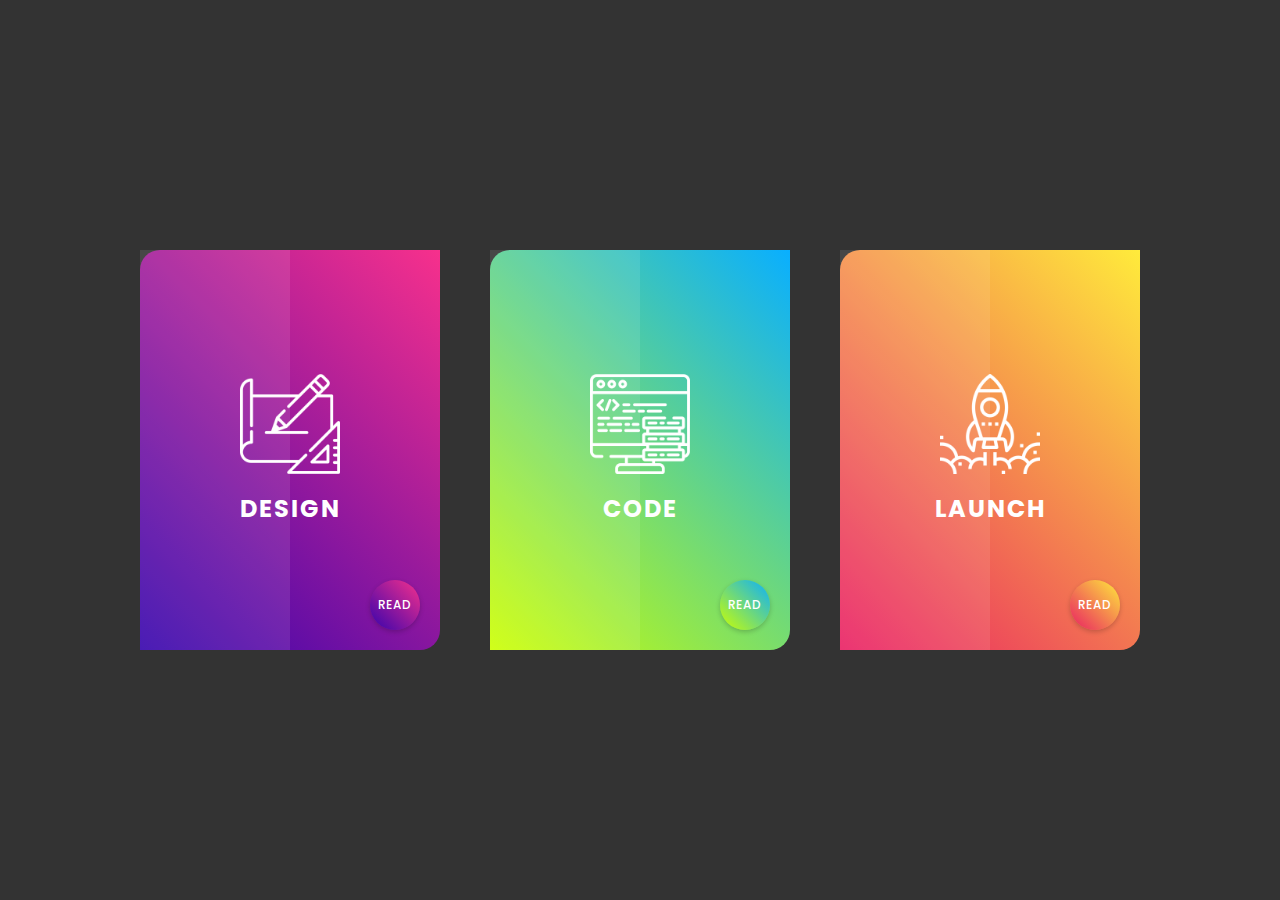
<file: Cards-Hover_content/index.html>
<!DOCTYPE html>
<html lang="en">
<head>
    <meta charset="UTF-8">
    <meta name="viewport" content="width=device-width, initial-scale=1.0">
    <meta http-equiv="X-UA-Compatible" content="ie=edge">
    <title>Css Card Hover Effects</title>
    <link rel="stylesheet" type="text/css" href="style.css">
</head>
<body>
    <div class="container">
        <div class ="cards">
            <div class="imgBox">
                <div>
                    <img src="design.png" height="100", width="100">
                     <h2>Design</h2>
                    </div>
                </div>
            <div class="overlay"></div>
            <div class="content">
             <h2>Design</h2>
             <p>Lorem ipsum dolor sit amet, consectetur adipiscing elit,
                sed do eiusmod tempor incididunt ut labore et dolore magna aliqua.
                 Ut enim ad minim veniam, quis nostrud exercitation ullamco laboris nisi ut aliquip ex ea commodo consequat.
               </p>
            </div>
        </div>
    <!-- </div> -->
        <div class ="cards">
            <div class="imgBox">
                <div>
                    <img src="codes.png" height="100", width="100">
                    <h2>Code</h2>
                </div>
                
            </div>
            <div class="overlay"></div>
            <div class="content">
                    <h2>Code</h2>
                    <p>Lorem ipsum dolor sit amet, consectetur adipiscing elit,
                       sed do eiusmod tempor incididunt ut labore et dolore magna aliqua.
                        Ut enim ad minim veniam, quis nostrud exercitation ullamco laboris nisi ut aliquip ex ea commodo consequat.
                       </p>
                   </div>
        </div>
        <div class ="cards">
            <div class="imgBox">
                <div>
                    <img src="launch.png" height="100", width="100">
                    <h2>Launch</h2>
                </div>
               
            </div>
            <div class="overlay"></div>
            <div class="content">
                <h2>Launch</h2>
                <p>Lorem ipsum dolor sit amet, consectetur adipiscing elit,
                    sed do eiusmod tempor incididunt ut labore et dolore magna aliqua.
                    Ut enim ad minim veniam, quis nostrud exercitation ullamco laboris nisi ut aliquip ex ea commodo consequat.
                   </p>
                </div>
        </div>
    </div>
</body>
</html>
</file>
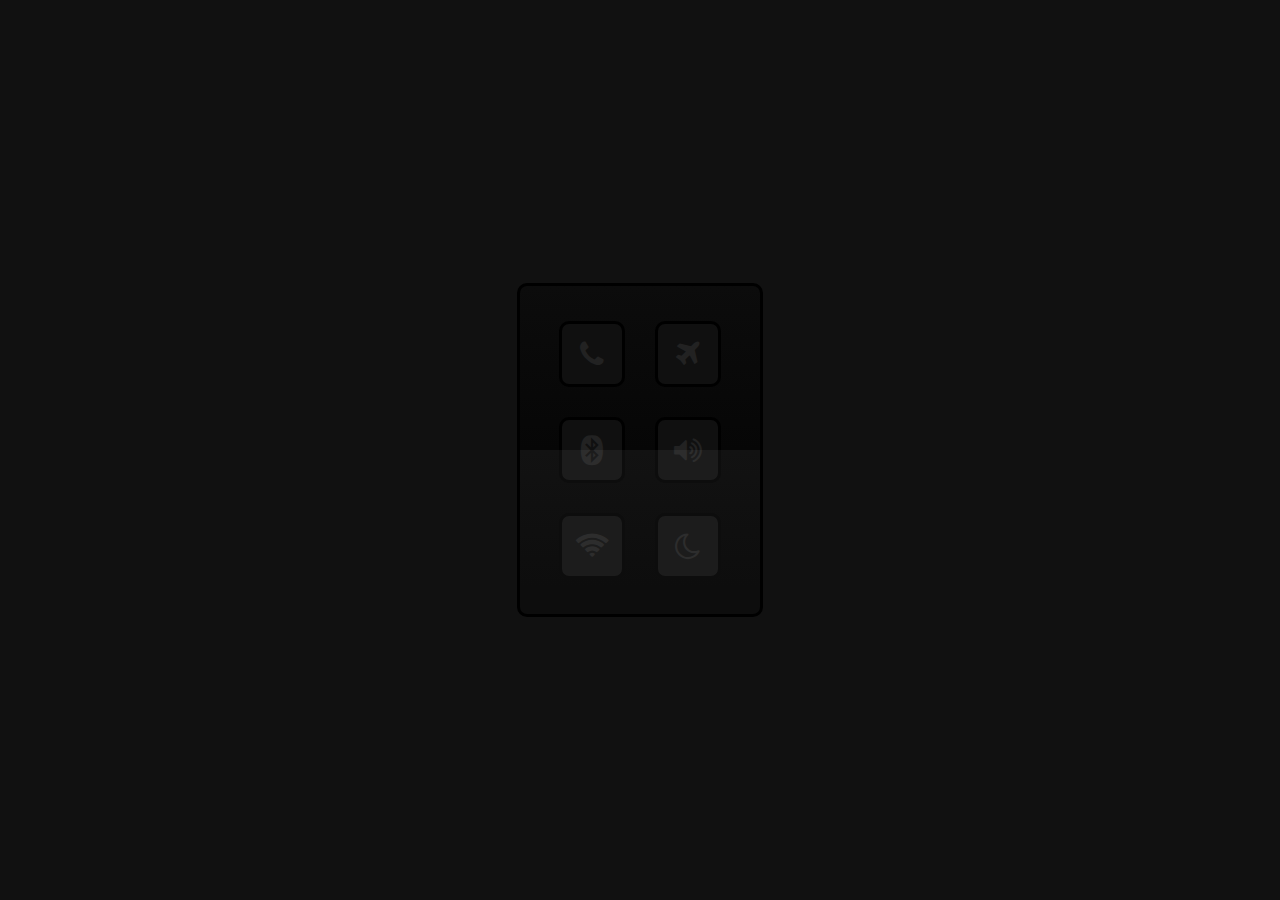
<file: Css Glowing Checkbox_Button Design/index.html>
<!DOCTYPE html>
<html lang="en">
<head>
    <meta charset="UTF-8">
    <meta name="viewport" content="width=device-width, initial-scale=1.0">
    <meta http-equiv="X-UA-Compatible" content="ie=edge">
    <title>Document</title>
    <link rel="stylesheet" type="text/css" href="styles.css">
    <link href="https://stackpath.bootstrapcdn.com/font-awesome/4.7.0/css/font-awesome.min.css" rel="stylesheet" integrity="sha384-wvfXpqpZZVQGK6TAh5PVlGOfQNHSoD2xbE+QkPxCAFlNEevoEH3Sl0sibVcOQVnN" crossorigin="anonymous">
</head>
<body>
    <ul>
        <li>
            <label>
                <input type="checkbox" name="">
                <div class="icon-box">
                    <i class="fa fa-phone" aria-hidden="true"></i>
                </div>
            </label>
        </li>
        <li>
            <label>
                <input type="checkbox" name="">
                <div class="icon-box">
                    <i class="fa fa-plane" aria-hidden="true"></i>
                </div>
            </label>
        </li>
        <li>
            <label>
                <input type="checkbox" name="">
                <div class="icon-box">
                    <i class="fa fa-bluetooth" aria-hidden="true"></i>
                </div>
            </label>
        </li>
        <li>
            <label>
                <input type="checkbox" name="">
                <div class="icon-box">
                    <i class="fa fa-volume-up" aria-hidden="true"></i>
                </div>
            </label>
        </li>
        <li>
            <label>
                <input type="checkbox" name="">
                <div class="icon-box">
                    <i class="fa fa-wifi" aria-hidden="true"></i>
                </div>
            </label>
        </li>
        <li>
            <label>
                <input type="checkbox" name="">
                <div class="icon-box">
                    <i class="fa fa-moon-o" aria-hidden="true"></i>
                </div>
            </label>
        </li>
    </ul>
</body>
</html>
</file>
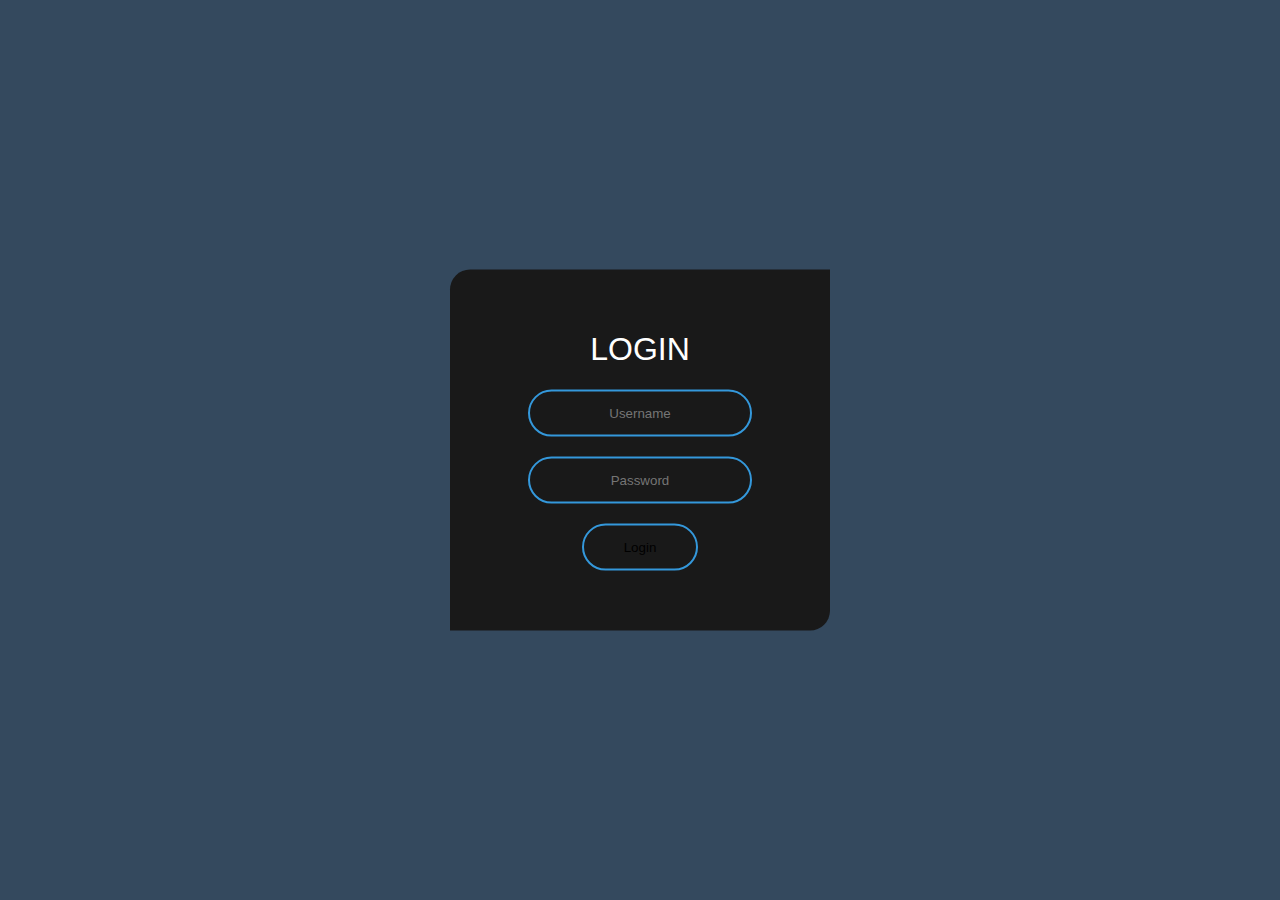
<file: Login Form/index.html>
<!DOCTYPE html>
<html lang="en" dir="ltr">
<head>
    <meta charset="UTF-8">
    <meta name="viewport" content="width=device-width, initial-scale=1.0">
    <meta http-equiv="X-UA-Compatible" content="ie=edge">
    <title>Document</title>
    <link rel="stylesheet" href="style.css">
</head>
<body>
    <form class="box" action="index.html" method="post">
        <h1>Login</h1>
        <input type="text" name="" placeholder="Username">
        <input type="text" name="" placeholder="Password">
        <input type="submit" name="" value="Login">
    </form>
</body>
</html>
</file>
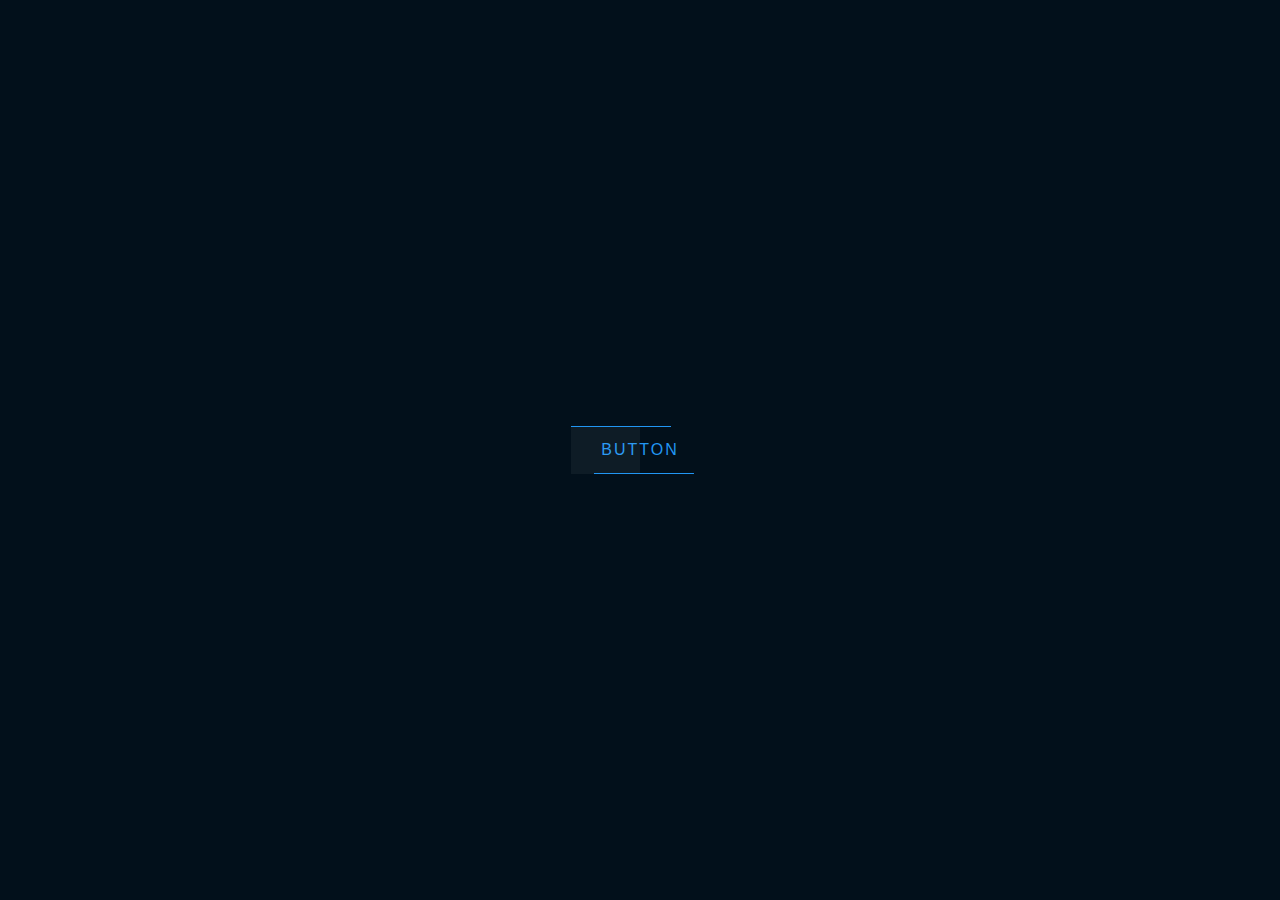
<file: SVG_Button_Animation/index.html>
<!DOCTYPE html>
<html lang="en">
<head>
    <meta charset="UTF-8">
    <meta name="viewport" content="width=device-width, initial-scale=1.0">
    <meta http-equiv="X-UA-Compatible" content="ie=edge">
    <title>Document</title>
    <link rel="stylesheet" href="Styles.css">
</head>
<body>
    <a href="#">
        <svg><rect></rect></svg>
        Button
    </a>
</body>
</html>
</file>
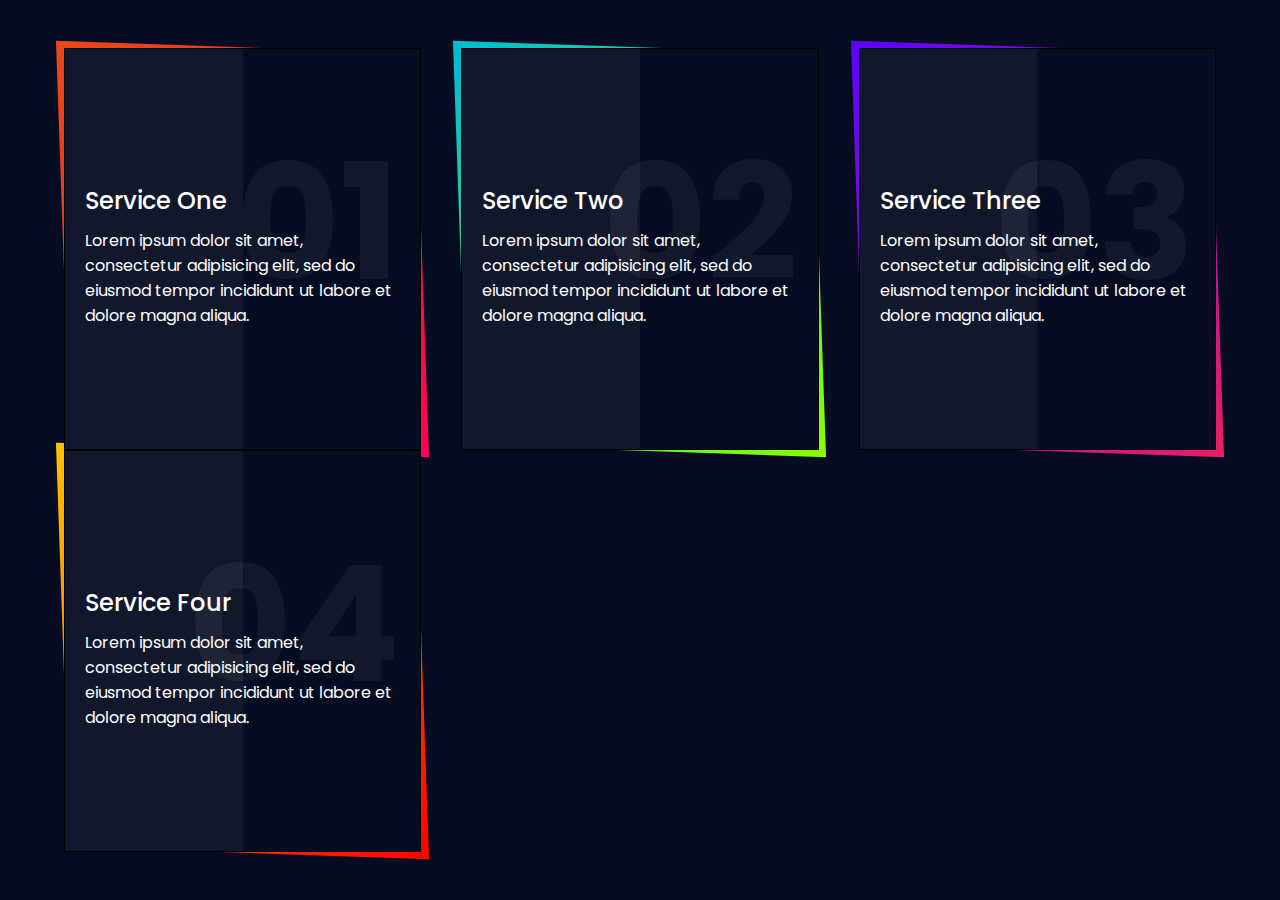
<file: Design/index1.html>
<!DOCTYPE html>
<html lang="en">
<head>
    <meta charset="UTF-8">
    <meta name="viewport" content="width=device-width, initial-scale=1.0">
    <meta http-equiv="X-UA-Compatible" content="ie=edge">
    <title>Responsive Design Part1</title>
    <link rel="stylesheet" type="text/css" href="style2.css">
</head>
<body>
    <div class="container">
        <div class="box">
            <div class="content">
                <h2>01</h2>
                <h3>Service One</h3>
                <p>Lorem ipsum dolor sit amet, consectetur adipisicing elit, sed do eiusmod
                tempor incididunt ut labore et dolore magna aliqua.</p>
                <a href="#">Read More</a>
            </div>
        </div>
        <div class="box">
            <div class="content">
                <h2>02</h2>
                <h3>Service Two</h3>
                <p>Lorem ipsum dolor sit amet, consectetur adipisicing elit, sed do eiusmod
                tempor incididunt ut labore et dolore magna aliqua.</p>
                <a href="#">Read More</a>
            </div>
        </div>
        <div class="box">
            <div class="content">
                <h2>03</h2>
                <h3>Service Three</h3>
                <p>Lorem ipsum dolor sit amet, consectetur adipisicing elit, sed do eiusmod
                tempor incididunt ut labore et dolore magna aliqua.</p>
                <a href="#">Read More</a>
            </div>
        </div>
        <div class="box">
            <div class="content">
                <h2>04</h2>
                <h3>Service Four</h3>
                <p>Lorem ipsum dolor sit amet, consectetur adipisicing elit, sed do eiusmod
                tempor incididunt ut labore et dolore magna aliqua.</p>
                <a href="#">Read More</a>
            </div>
        </div>
    </div>
</body>
</html>
</file>
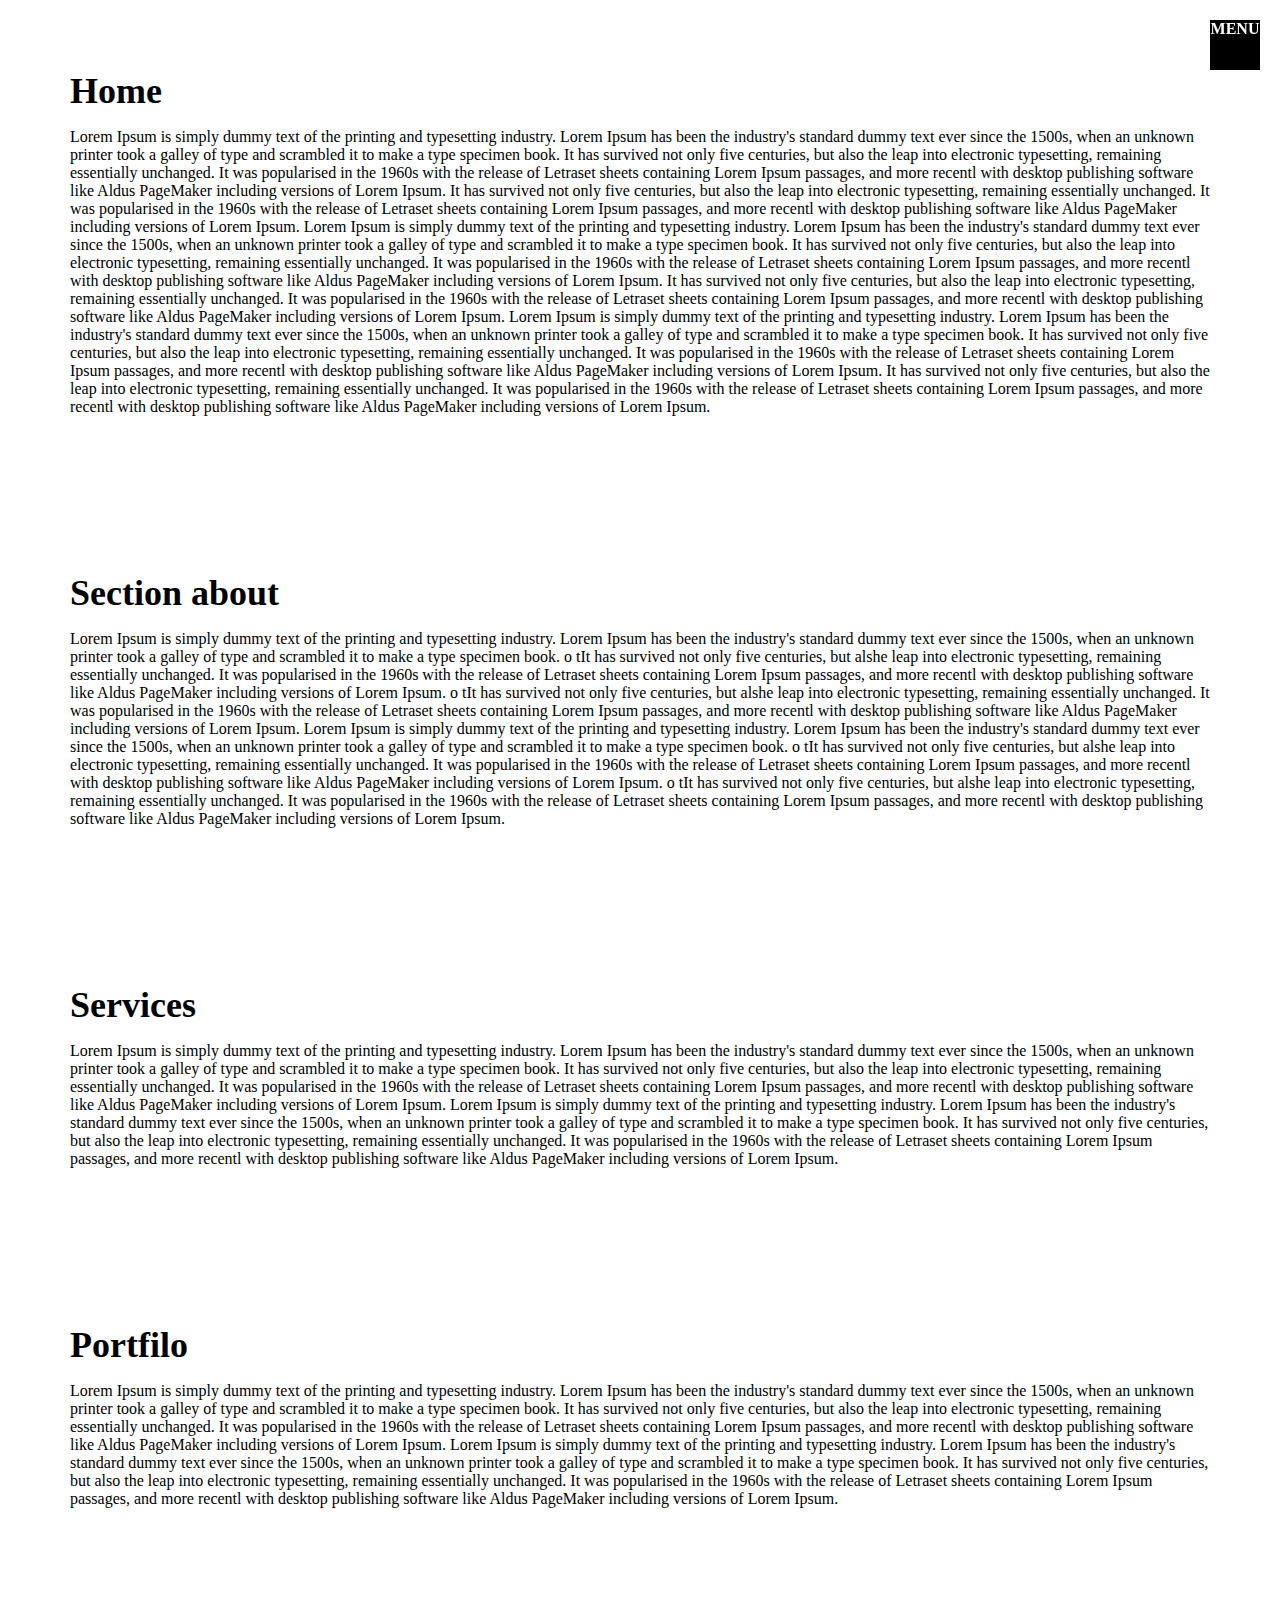
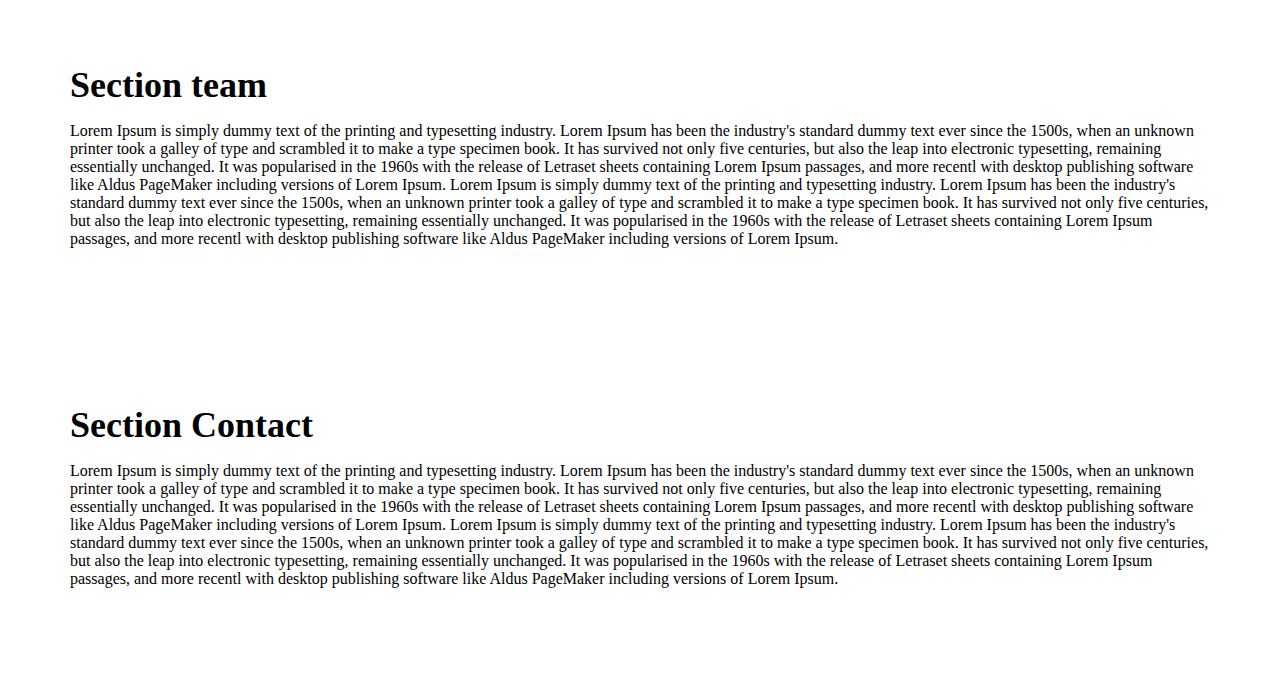
<file: Slide-Css_Sidebar/Slide.html>
<!DOCTYPE html>
<html lang="en">
    <head>
        <meta charset="UTF-8">
        <title>pure Css sidebar Menu</title>
        <link rel="stylesheet" href="style.css">
    </head>
    <body>
        <input type="checkbox" name="" checked="checked">
        <span class="icon"></span>
        <ul>
            <li><a href="#home">Home</a></li>
            <li><a href="#about">About</a></li>
            <li><a href="#services">Services</a></li>
            <li><a href="#portfilo">Portfilo</a></li>
            <li><a href="#team">Team</a></li>
            <li><a href="#contact">Contact</a></li>
        </ul>
        <section id="home">
            <h2>Home</h2>
                <p>Lorem Ipsum is simply dummy text of the printing and
                typesetting industry. Lorem Ipsum has been the
                industry's standard dummy text ever since the 1500s,
                when an unknown printer took a galley of type and 
                scrambled it to make a type specimen book. 
                It has survived not only five centuries, 
                but also the leap into electronic typesetting,
                remaining essentially unchanged. It was popularised
                in the 1960s with the release of Letraset sheets
                containing Lorem Ipsum passages, and more recentl
                with desktop publishing software like Aldus 
                PageMaker including versions of Lorem Ipsum.
                It has survived not only five centuries, 
                but also the leap into electronic typesetting,
                remaining essentially unchanged. It was popularised
                in the 1960s with the release of Letraset sheets
                containing Lorem Ipsum passages, and more recentl
                with desktop publishing software like Aldus 
                PageMaker including versions of Lorem Ipsum.
                Lorem Ipsum is simply dummy text of the printing and
                typesetting industry. Lorem Ipsum has been the
                industry's standard dummy text ever since the 1500s,
                when an unknown printer took a galley of type and 
                scrambled it to make a type specimen book. 
                It has survived not only five centuries, 
                but also the leap into electronic typesetting,
                remaining essentially unchanged. It was popularised
                in the 1960s with the release of Letraset sheets
                containing Lorem Ipsum passages, and more recentl
                with desktop publishing software like Aldus 
                PageMaker including versions of Lorem Ipsum.
                It has survived not only five centuries, 
                but also the leap into electronic typesetting,
                remaining essentially unchanged. It was popularised
                in the 1960s with the release of Letraset sheets
                containing Lorem Ipsum passages, and more recentl
                with desktop publishing software like Aldus 
                PageMaker including versions of Lorem Ipsum.
                Lorem Ipsum is simply dummy text of the printing and
                typesetting industry. Lorem Ipsum has been the
                industry's standard dummy text ever since the 1500s,
                when an unknown printer took a galley of type and 
                scrambled it to make a type specimen book. 
                It has survived not only five centuries, 
                but also the leap into electronic typesetting,
                remaining essentially unchanged. It was popularised
                in the 1960s with the release of Letraset sheets
                containing Lorem Ipsum passages, and more recentl
                with desktop publishing software like Aldus 
                PageMaker including versions of Lorem Ipsum.
                It has survived not only five centuries, 
                but also the leap into electronic typesetting,
                remaining essentially unchanged. It was popularised
                in the 1960s with the release of Letraset sheets
                containing Lorem Ipsum passages, and more recentl
                with desktop publishing software like Aldus 
                PageMaker including versions of Lorem Ipsum.
            </p>
        </section>
        <section id="about">
            <h2>Section about</h2>
               <p> Lorem Ipsum is simply dummy text of the printing and
                typesetting industry. Lorem Ipsum has been the
                industry's standard dummy text ever since the 1500s,
                when an unknown printer took a galley of type and 
                scrambled it to make a type specimen book. 
                o tIt has survived not only five centuries, 
                but alshe leap into electronic typesetting,
                remaining essentially unchanged. It was popularised
                in the 1960s with the release of Letraset sheets
                containing Lorem Ipsum passages, and more recentl
                with desktop publishing software like Aldus 
                PageMaker including versions of Lorem Ipsum.
                o tIt has survived not only five centuries, 
                but alshe leap into electronic typesetting,
                remaining essentially unchanged. It was popularised
                in the 1960s with the release of Letraset sheets
                containing Lorem Ipsum passages, and more recentl
                with desktop publishing software like Aldus 
                PageMaker including versions of Lorem Ipsum.
                Lorem Ipsum is simply dummy text of the printing and
                typesetting industry. Lorem Ipsum has been the
                industry's standard dummy text ever since the 1500s,
                when an unknown printer took a galley of type and 
                scrambled it to make a type specimen book. 
                o tIt has survived not only five centuries, 
                but alshe leap into electronic typesetting,
                remaining essentially unchanged. It was popularised
                in the 1960s with the release of Letraset sheets
                containing Lorem Ipsum passages, and more recentl
                with desktop publishing software like Aldus 
                PageMaker including versions of Lorem Ipsum.
                o tIt has survived not only five centuries, 
                but alshe leap into electronic typesetting,
                remaining essentially unchanged. It was popularised
                in the 1960s with the release of Letraset sheets
                containing Lorem Ipsum passages, and more recentl
                with desktop publishing software like Aldus 
                PageMaker including versions of Lorem Ipsum.
            </p>
        </section>
        <section id="services">
            <h2>Services</h2>
               <p> Lorem Ipsum is simply dummy text of the printing and
                typesetting industry. Lorem Ipsum has been the
                industry's standard dummy text ever since the 1500s,
                when an unknown printer took a galley of type and 
                scrambled it to make a type specimen book. 
                It has survived not only five centuries, 
                but also the leap into electronic typesetting,
                remaining essentially unchanged. It was popularised
                in the 1960s with the release of Letraset sheets
                containing Lorem Ipsum passages, and more recentl
                with desktop publishing software like Aldus 
                PageMaker including versions of Lorem Ipsum.
                Lorem Ipsum is simply dummy text of the printing and
                typesetting industry. Lorem Ipsum has been the
                industry's standard dummy text ever since the 1500s,
                when an unknown printer took a galley of type and 
                scrambled it to make a type specimen book. 
                It has survived not only five centuries, 
                but also the leap into electronic typesetting,
                remaining essentially unchanged. It was popularised
                in the 1960s with the release of Letraset sheets
                containing Lorem Ipsum passages, and more recentl
                with desktop publishing software like Aldus 
                PageMaker including versions of Lorem Ipsum.
            </p>
        </section>
        <section id="portfilo">
            <h2>Portfilo</h2>
               <p> Lorem Ipsum is simply dummy text of the printing and
                typesetting industry. Lorem Ipsum has been the
                industry's standard dummy text ever since the 1500s,
                when an unknown printer took a galley of type and 
                scrambled it to make a type specimen book. 
                It has survived not only five centuries, 
                but also the leap into electronic typesetting,
                remaining essentially unchanged. It was popularised
                in the 1960s with the release of Letraset sheets
                containing Lorem Ipsum passages, and more recentl
                with desktop publishing software like Aldus 
                PageMaker including versions of Lorem Ipsum.
                Lorem Ipsum is simply dummy text of the printing and
                typesetting industry. Lorem Ipsum has been the
                industry's standard dummy text ever since the 1500s,
                when an unknown printer took a galley of type and 
                scrambled it to make a type specimen book. 
                It has survived not only five centuries, 
                but also the leap into electronic typesetting,
                remaining essentially unchanged. It was popularised
                in the 1960s with the release of Letraset sheets
                containing Lorem Ipsum passages, and more recentl
                with desktop publishing software like Aldus 
                PageMaker including versions of Lorem Ipsum.
            </p>
        </section>
        <section id="team">
            <h2>Section team</h2>
               <p> Lorem Ipsum is simply dummy text of the printing and
                typesetting industry. Lorem Ipsum has been the
                industry's standard dummy text ever since the 1500s,
                when an unknown printer took a galley of type and 
                scrambled it to make a type specimen book. 
                It has survived not only five centuries, 
                but also the leap into electronic typesetting,
                remaining essentially unchanged. It was popularised
                in the 1960s with the release of Letraset sheets
                containing Lorem Ipsum passages, and more recentl
                with desktop publishing software like Aldus 
                PageMaker including versions of Lorem Ipsum.
                Lorem Ipsum is simply dummy text of the printing and
                typesetting industry. Lorem Ipsum has been the
                industry's standard dummy text ever since the 1500s,
                when an unknown printer took a galley of type and 
                scrambled it to make a type specimen book. 
                It has survived not only five centuries, 
                but also the leap into electronic typesetting,
                remaining essentially unchanged. It was popularised
                in the 1960s with the release of Letraset sheets
                containing Lorem Ipsum passages, and more recentl
                with desktop publishing software like Aldus 
                PageMaker including versions of Lorem Ipsum.
            </p>
        </section>
        <section id="contact">
            <h2>Section Contact</h2>
               <p> Lorem Ipsum is simply dummy text of the printing and
                typesetting industry. Lorem Ipsum has been the
                industry's standard dummy text ever since the 1500s,
                when an unknown printer took a galley of type and 
                scrambled it to make a type specimen book. 
                It has survived not only five centuries, 
                but also the leap into electronic typesetting,
                remaining essentially unchanged. It was popularised
                in the 1960s with the release of Letraset sheets
                containing Lorem Ipsum passages, and more recentl
                with desktop publishing software like Aldus 
                PageMaker including versions of Lorem Ipsum.
                Lorem Ipsum is simply dummy text of the printing and
                typesetting industry. Lorem Ipsum has been the
                industry's standard dummy text ever since the 1500s,
                when an unknown printer took a galley of type and 
                scrambled it to make a type specimen book. 
                It has survived not only five centuries, 
                but also the leap into electronic typesetting,
                remaining essentially unchanged. It was popularised
                in the 1960s with the release of Letraset sheets
                containing Lorem Ipsum passages, and more recentl
                with desktop publishing software like Aldus 
                PageMaker including versions of Lorem Ipsum.
            </p>
        </section>
    </body>
</html>
</file>
<file: Cards-Hover_content/style.css>
@import url('https://fonts.googleapis.com/css?family=Poppins:300,400,500,600,700&display=swap');
body 
{
    margin: 0;
    padding: 0;
    display: flex;
    justify-content: center;
    align-items: center;
    min-height: 100vh;
    background: #333;
    font-family: 'Poppins', sans-serif;

}
.container
 {
     position: relative;
     width: 1000px;
     display: flex;
     justify-content: space-between;
 }
 .container .cards
  {
      position: relative;
      width: 300px;
      height: 400px;
      background: #000;
      display: flex;
      justify-content: center;
      align-items: center;
      border-top-left-radius: 20px;
      border-bottom-right-radius: 20px;
  }
  .container .cards:before
  {
      content: '';
      position: absolute;
      top: 0;
      left: 0;
      width: 50%;
      height: 100%;
      background: rgba(255, 255, 255, .1);
      z-index: 20;
      pointer-events: none;
  }
 .container .cards:nth-child(1),
 .container .cards:nth-child(1) .overlay
  {
      background: linear-gradient(45deg, #3503ad,#f7308c);
  } 
 .container .cards:nth-child(2),
 .container .cards:nth-child(2) .overlay
  {
      background: linear-gradient(45deg, #ccff00,#09afff);
  } 
 .container .cards:nth-child(3),
 .container .cards:nth-child(3) .overlay
  {
      background: linear-gradient(45deg, #e91e63,#ffeb3b);
  } 
  .container .cards .imgBox
  {
      position: absolute;
      top: 0;
      left: 0;
      right: 0;
      bottom: 0;
      display: flex;
      justify-content: center;
      align-items: center;
      text-align: center;
  }

  .container .cards .imgBox h2
  {
      margin: 10px 0 0 ;
      padding: 0;
      color: #fff;
      font-weight: 700;
      letter-spacing: 2px;
      text-transform: uppercase;
  }
  .container .cards .overlay 
  {
      position: absolute;
      bottom: 20px;
      right: 20px;
      width: 50px;
      height: 50px;
      background: #fff;
      box-shadow: 0 2px 5px rgba(0,0,0,.2);
      cursor: pointer;
      border-radius: 50%;
      transition: 0.5s;
  }
  .container .cards .overlay:hover
  {
      bottom: 0;
      right: 0;
      width: 100%;
      height: 100%;
      box-shadow: none;
      opacity: 0.9;
      border-radius: 0;
      border-top-left-radius: 20px;
      border-bottom-right-radius: 20px;

  }
  .container .cards .overlay:before
  {
      content: 'Read';
      position: absolute;
      top: 0;
      left: 0;
      right: 0;
      bottom: 0;
      color: #fff;
      font-size: 12px;
      text-transform: uppercase;
      font-weight: 500;
      letter-spacing: 1px;
      display: flex;
      justify-content: center;
      align-items: center;
      transition-delay: 0.5s;
  }
  .container .cards .overlay:hover:before
   {
       display: none;
       transition-delay: 0s;
   }
   .container .cards .content
   {
       padding: 20px;
       box-sizing: border-box;
       z-index: 1;
       pointer-events: none;
       opacity: 0;
       visibility: hidden;
       transition: 0s;
       color: #fff;

   }
   .container .cards .overlay:hover ~ .content
   {
       opacity: 1;
       visibility: visible;
       transition: 0.2s;
       transition-delay: 0.3s;
   }
   .container .cards .content h2
   {
       margin: 0;
       padding: 0;
   }
</file>
<file: Css Glowing Checkbox_Button Design/styles.css>
body
{
    margin: 0;
    padding: 0;
    display: flex;
    justify-content: center;
    align-items: center;
    height: 100vh;
    background: #111;
}
ul
{
    position: relative;
    margin: 0;
    padding: 0;
    display: flex;
    justify-content: center;
    align-items: center;
    flex-wrap: wrap;
    border: 3px solid #000;
    border-radius: 10px;
    padding: 20px 0;
    overflow: hidden;
    width:  240px;
    background: linear-gradient(0deg, #000000, #0c0c0c);
}
ul:before
{
    content: '';
    position: absolute;
    width: 100%;
    height: 100%;
    background: rgba(255,255,255,.05);
    bottom: -50%;
    pointer-events: none;
    z-index: 1;
}
ul li 
{
    position: relative;
    list-style: none;
    text-align: center;
    margin: 15px;
}
ul li 
{
    position: relative;

}
ul li label input[type="checkbox"]
{
    position: absolute;
    opacity: 0;
    cursor: pointer;
}
ul li label .icon-box
{
    width: 60px;
    height: 60px;
    background: #101010;
    display: flex;
    justify-content: center;
    align-items: center;
    border: 3px solid #000;
    border-radius: 10px;
    transition: 0.5s;
}
ul li label .icon-box .fa
{
    font-size: 30px;
    color: #222;
    transition: 0.5s;
}
ul li label input[type="checkbox"]:checked ~ .icon-box
{
    background: #000;
    border: 3px solid #fff;
    box-shadow: 0 0 10px rgba(33,156,243,.5),
                0 0 20px rgba(33,156,243,.5),
                0 0 30px rgba(33,156,243,.5),
            inset 0 0 10px rgba(33,156,243,1);
                            
}
ul li label input[type="checkbox"]:checked ~ .icon-box .fa
{
    color: #fff;
    text-shadow: 0 0 10px rgba(33,156,243,1),
                 0 0 10px rgba(33,156,243,1);

}
</file>
<file: Login Form/style.css>
body{
    margin: 0;
    padding: 0;
    font-family: sans-serif;
    background: #34495e;
    border-radius: 30%;
}
.box{
    width: 300px;
    padding: 40px;
    position: absolute;
    top: 50%;
    left: 50%;
    transform: translate(-50%,-50%);
    background: #191919;
    text-align: center;
    border-top-left-radius: 20px;
    border-bottom-right-radius: 20px;
}
.box input[type = "text"],.box input[type = "passsword"]{
    border: o;
    background: none;
    display: block;
    margin: 20px auto;
    text-align: center;
    border: 2px solid #3498db;
    padding: 14px 10px;
    width: 200px;
    outline: none;
    color: white;
    border-radius: 24px;
    transition: 0.25s;
}
.box input[type = "text"]:focus,.box input[type = "passsword"]:focus{
    width: 280px;
    border-color: #00FF42;
}
.box h1 {
    color: white;
    text-transform: uppercase;
    font-weight: 500;
}
.box input[type = "submit"]{
    border: o;
    background: none;
    display: block;
    margin: 20px auto;
    text-align: center;
    border: 2px solid #3498db;
    padding: 14px 40px;
    outline: none;
    border-radius: 24px;
    transition: 0.25s;
    cursor: pointer;
}
.box input[type= "submit"]:hover {
    background:#E81488;
}
</file>
<file: SVG_Button_Animation/Styles.css>
body
{
    margin: 0;
    padding: 0;
    display: flex;
    justify-content: center;
    align-items: center;
    min-height: 100vh;
    background: #02101b;
    font-family: sans-serif;
}
a{
    position: relative;;
    padding: 15px 30px;
    color: #2196f3;
    text-decoration: none;
    letter-spacing: 2px;
    text-transform: uppercase;
    transition: 0.5s;
}
a::before
{
    content:'';
    position: absolute;
    top:0;
    left: 0;
    width: 50%;
    height: 100%;
    background: rgba(255,255,255, 0.05);
}
a svg,
a svg rect 
{
    position: absolute;
    top: 0;
    left: 0;
    width: 100%;
    height: 100%;
    fill: transparent;
}
a svg rect 
{
    stroke-width: 2;
    stroke: #2196f3;
    stroke-dasharray: 100;
    animation: animate 2s linear infinite;
}
@keyframes animate
{
    0%
    {
        stroke-dasharray: 400;
    }
    100%
    {
        stroke-dasharray: 00;
    }
}
</file>
<file: Design/style2.css>
@import url('https://fonts.googleapis.com/css?family=Poppins:100,200,300,400,500,600,700,800,900');
body
{
	margin: 0;
	padding: 0;
	display: flex;
	justify-content: center;
	align-items: center;
	min-height: 100vh;
	background: #060c21;
	font-family: 'Poppins', sans-serif;
}
.container
{
	position: relative;
	width: 90%;
	display: grid;
	grid-template-columns: repeat(auto-fill, minmax(260px, 1fr));
	grid-template-rows: auto;
	grid-gap: 0 40px;
}
.container .box
{
	position: relative;
	height: 400px;
	background: #060c21;
	display: flex;
	justify-content: center;
	align-items: center;
	border: 1px solid #000;
}
.container .box:before
{
	content: '';
	position: absolute;
	top: -2px;
	left: -2px;
	right: -2px;
	bottom: -2px;
	background: #fff;
	transform: skew(2deg,2deg);
	z-index: -1;
}
.container .box:nth-child(1):before
{
	background: linear-gradient(315deg,#ff0057,#e64a19);
}
.container .box:nth-child(2):before
{
	background: linear-gradient(315deg,#89ff00,#00bcd4)	
}
.container .box:nth-child(3):before
{
	background: linear-gradient(315deg,#e91e63,#5d02ff)
}
.container .box:nth-child(4):before
{
	background: linear-gradient(315deg,#ff0000,#ffc107)
}
.container .box:after
{
	content: '';
	position: absolute;
	top: 0;
	left: 0;
	width: 50%;
	height: 100%;
	background: rgba(255,255,255,0.05);
	pointer-events: none;
}
.content
{
	position: relative;
	padding: 20px;
	transform: translateY(40px);
}
.box .content h2
{
	position: absolute;
	top: -60px;
	right: 20px;
	margin: 0;
	padding: 0;
	font-size: 10em;
	color: rgba(255,255,255,.05);
	transition: 0.5s;
}
.box:hover .content h2
{
	top: -140px;
}
.box .content h3
{
	margin: 0 0 10px;
	padding: 0;
	font-size: 24px;
	font-weight: 500;
	color: #fff;
}
.box .content p
{
	margin: 0;
	padding: 0;
	color: #fff;
	font-size: 16px;
}
.box .content a
{
	position: relative;
	margin: 20px 0 0;
	padding: 10px 20px;
	text-decoration: none;
	border: 1px solid #fff;
	display: inline-block;
	color: #fff;
	transition: 0.5s;
	transform: translateY(-40px);
	opacity: 0;
	visibility: hidden;
}
.box:hover .content a
{
	transform: translateY(0);
	opacity: 1;
	visibility: visible;
}
.box .content a:hover
{
	color: #000;
	background: #fff;
}
</file>
<file: Slide-Css_Sidebar/style.css>
html
{
    scroll-behavior: smooth;
}
body
{
    margin: 0;
    padding: 0;
    font-family: consolas;
    overflow-x: hidden;
}
.cntainer
{
    position: reletive;
    width: 100%;
    overflow: hidden;
}
input[type="checkbox"]
{
    position: fixed;
    right: 20px;
    top: 20px;
    width: 50px;
    height: 50px;
    z-index: 100000;
    cursor: pointer;
    opacity: 0;
}
.icon
{
    position: fixed;
    right: 20px;
    top: 20px;
    width: 50px;
    height: 50px;
    z-index: 100001;
    background: #000;
    pointer-events: none;
}
.icon::before
{
    content: 'close';
    position: absolute;
    top: 0;
    left: 0;
    right: 0;
    bottom: 0;
    color: #fff;
    text-align: center;
    justify-content: center;
    text-transform: uppercase;
    font-weight: 700;
}
input[type="checkbox"]:checked ~ .icon:before
{
    content: 'menu';
}
ul 
{
    position: fixed;
    top: 0;
    left: 0;
    margin: 0;
    padding: 50px 20px;
    box-sizing: border-box;
    width: 300px;
    height: 100vh;
    background: #000;
    transition: 0.5s;
    z-index: 100000;
    overflow-y: auto;
}
input[type="checkbox"]:checked ~ ul
{
    left: -300px;
}
ul li 
{
    list-style: none;
}
ul li a 
{
    display: block;
    color: #fff;
    padding: 10px;
    box-sizing: 10px;
    text-decoration: none;
    font-size: 24px;
    font-weight: 700;
    transition: 0.5s;
}
ul li a:hover
{
    transform: translateX(10px);
    color: #ff0;
}
section 
{
    position: relative;
    left: 300px;
    padding: 70px;
    box-sizing: border-box;
    transition: 0.5s;
}
input[type="checkbox"]:checked ~ section
{
    left: 0;
}
section h2 
{
    margin: 0;
    padding: 0;
    font-size: 36px;
}
</file>
